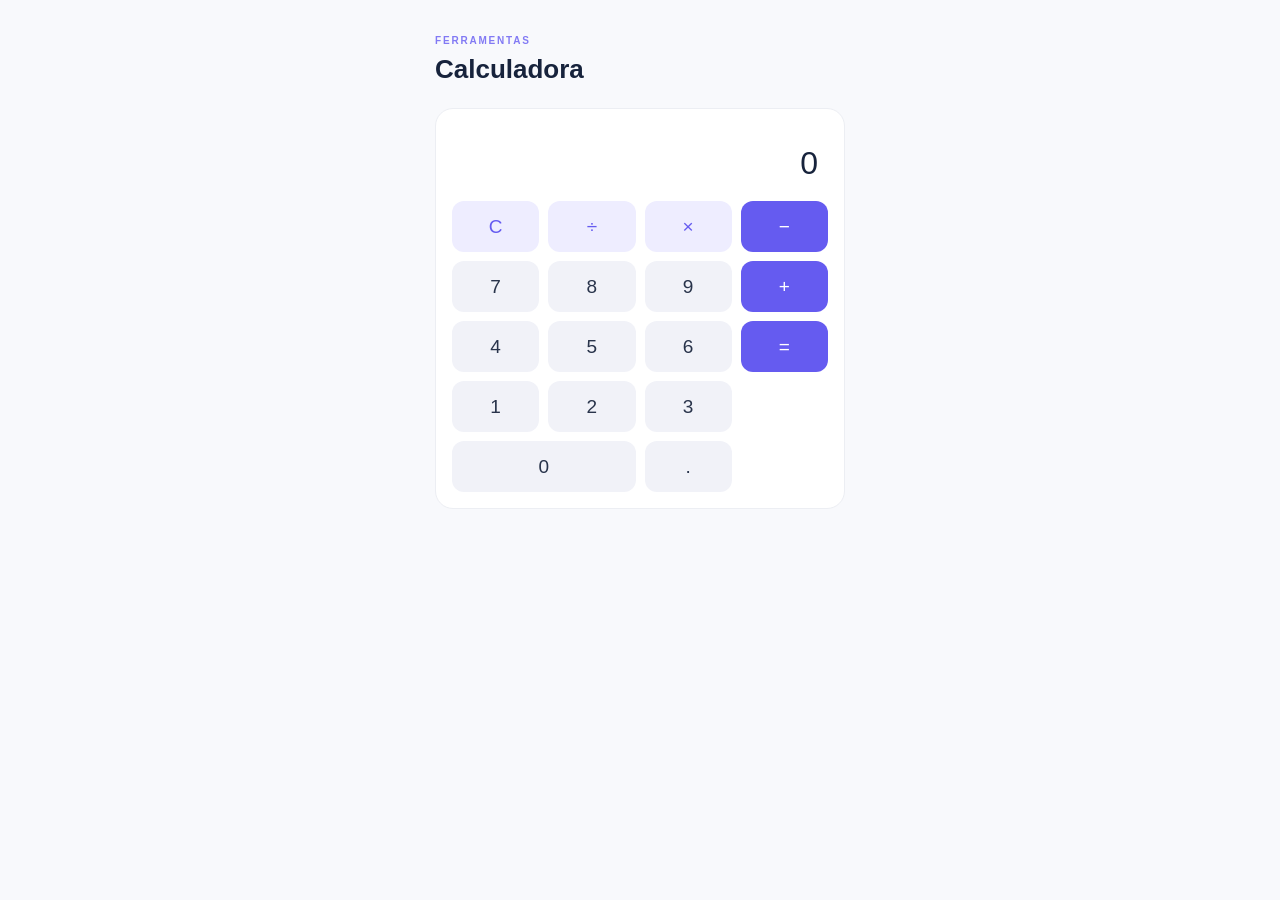
<file: leonne_tablet/apps/calculator/index.html>
<!doctype html><html lang="pt-BR"><head><meta charset="utf-8"><meta name="viewport" content="width=device-width,initial-scale=1"><link rel="stylesheet" href="style.css"><title>Calculadora</title></head><body><main><div class="label">FERRAMENTAS</div><h1>Calculadora</h1><div class="calc"><output id="screen">0</output><div class="keys"><button data-v="C" class="soft">C</button><button data-v="/" class="soft">÷</button><button data-v="*" class="soft">×</button><button data-v="-" class="op">−</button><button data-v="7">7</button><button data-v="8">8</button><button data-v="9">9</button><button data-v="+" class="op">+</button><button data-v="4">4</button><button data-v="5">5</button><button data-v="6">6</button><button data-v="=" class="equal">=</button><button data-v="1">1</button><button data-v="2">2</button><button data-v="3">3</button><button data-v="0" class="zero">0</button><button data-v=".">.</button></div></div></main><script src="app.js"></script></body></html>
</file>
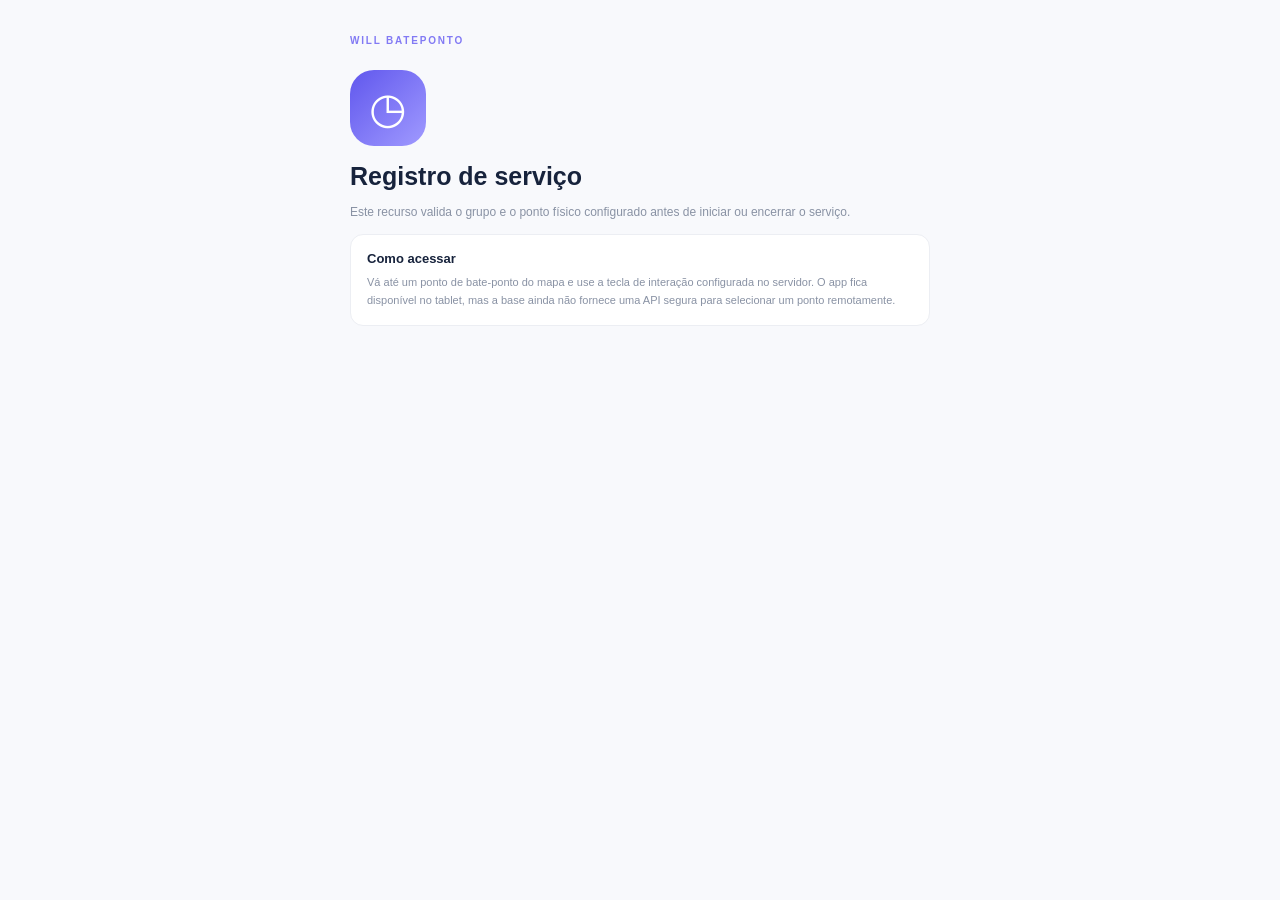
<file: leonne_tablet/apps/clockin/index.html>
<!doctype html><html lang="pt-BR"><head><meta charset="utf-8"><meta name="viewport" content="width=device-width,initial-scale=1"><link rel="stylesheet" href="style.css"><title>Bate-ponto</title></head><body><main><div class="label">WILL BATEPONTO</div><div class="hero">◷</div><h1>Registro de serviço</h1><p>Este recurso valida o grupo e o ponto físico configurado antes de iniciar ou encerrar o serviço.</p><section class="card"><b>Como acessar</b><small>Vá até um ponto de bate-ponto do mapa e use a tecla de interação configurada no servidor. O app fica disponível no tablet, mas a base ainda não fornece uma API segura para selecionar um ponto remotamente.</small></section></main></body></html>
</file>
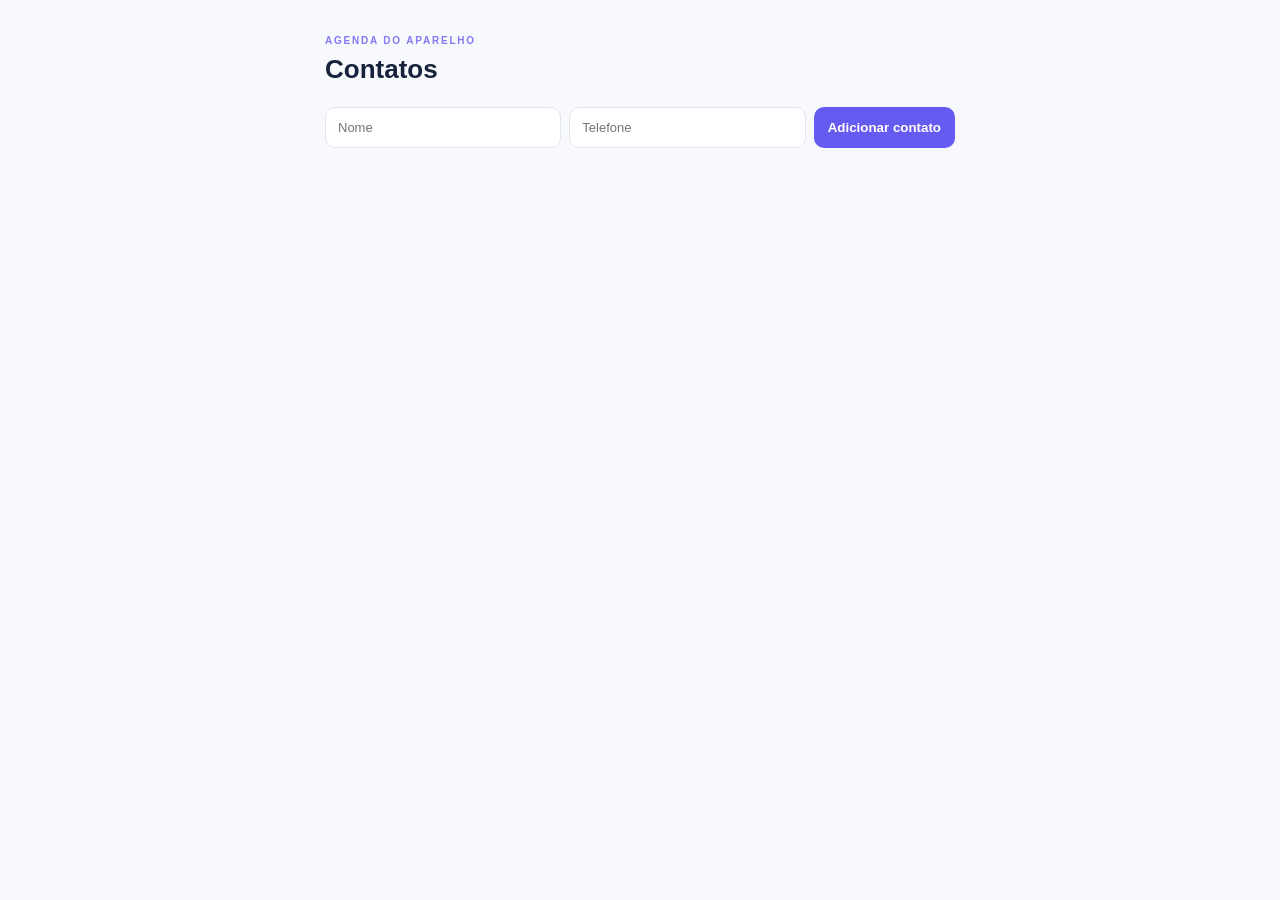
<file: leonne_tablet/apps/contacts/index.html>
<!doctype html><html lang="pt-BR"><head><meta charset="utf-8"><meta name="viewport" content="width=device-width,initial-scale=1"><link rel="stylesheet" href="style.css"><title>Contatos</title></head><body><main><div class="label">AGENDA DO APARELHO</div><h1>Contatos</h1><form id="form"><input id="name" placeholder="Nome" maxlength="50" required><input id="number" placeholder="Telefone" maxlength="24" required><button>Adicionar contato</button></form><div id="list"></div></main><script src="app.js"></script></body></html>
</file>
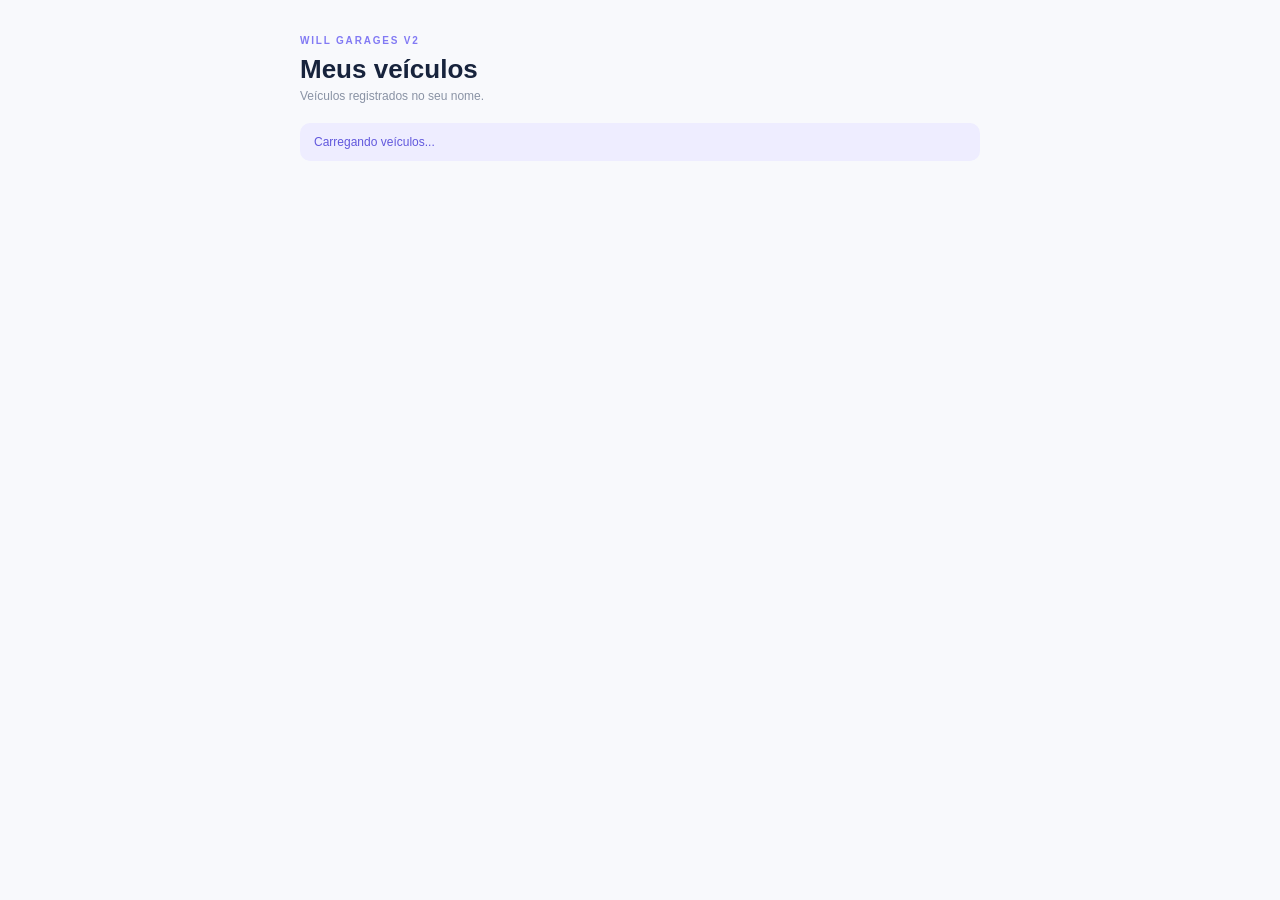
<file: leonne_tablet/apps/garage/index.html>
<!doctype html><html lang="pt-BR"><head><meta charset="utf-8"><meta name="viewport" content="width=device-width,initial-scale=1"><link rel="stylesheet" href="style.css"><title>Garagem</title></head><body><main><div class="label">WILL GARAGES V2</div><h1>Meus veículos</h1><p>Veículos registrados no seu nome.</p><div id="status" class="status">Carregando veículos...</div><div id="list" class="list"></div></main><script src="app.js"></script></body></html>
</file>
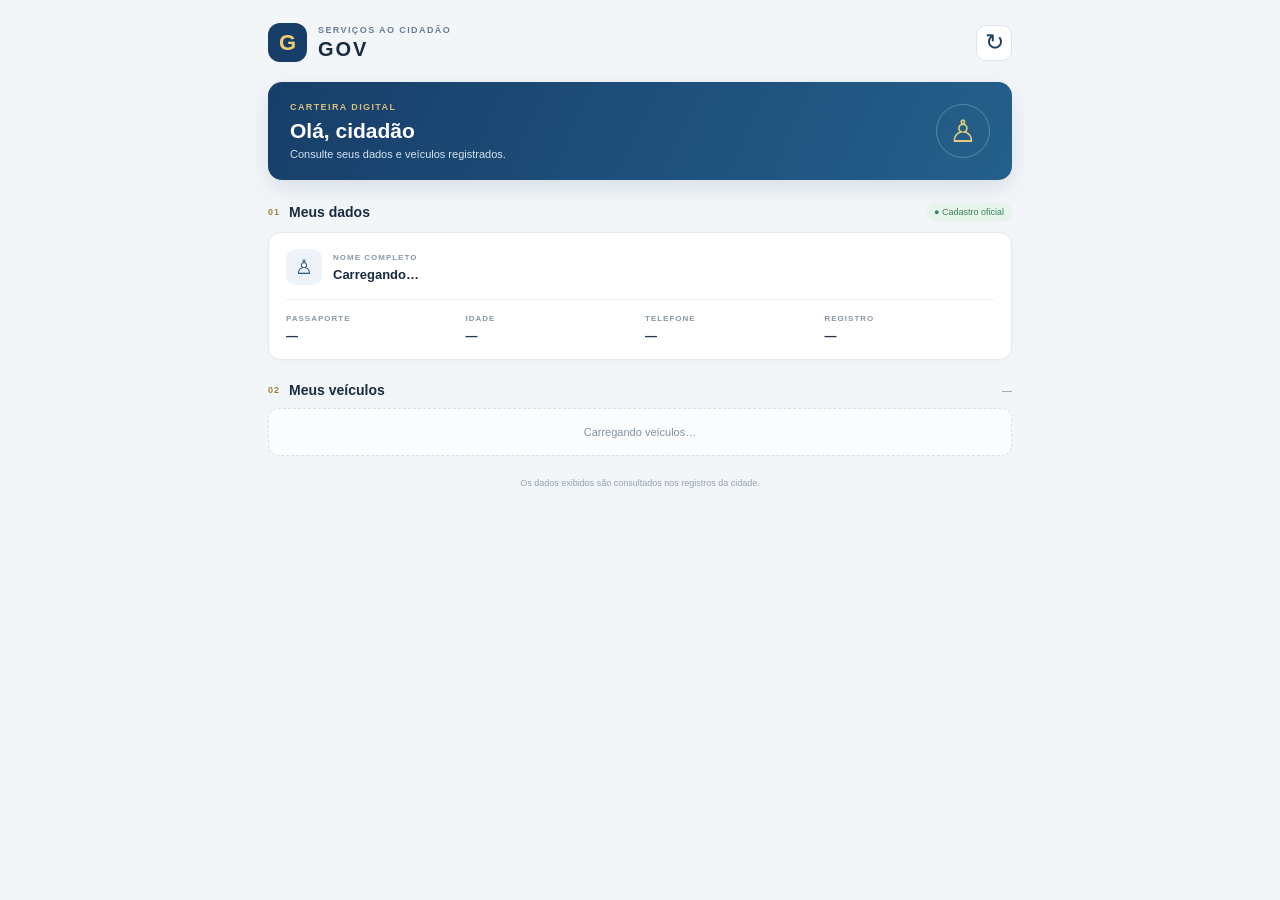
<file: leonne_tablet/apps/gov/index.html>
<!doctype html>
<html lang="pt-BR">
<head>
  <meta charset="utf-8">
  <meta name="viewport" content="width=device-width,initial-scale=1">
  <link rel="stylesheet" href="style.css">
  <title>GOV</title>
</head>
<body>
  <main>
    <header>
      <div class="brand"><div class="seal">G</div><div><div class="eyebrow">SERVIÇOS AO CIDADÃO</div><h1>GOV</h1></div></div>
      <button id="refresh" class="refresh" type="button" aria-label="Atualizar dados">↻</button>
    </header>

    <div id="notice" class="notice hidden" role="status"></div>

    <section class="welcome">
      <div><div class="welcome-label">CARTEIRA DIGITAL</div><h2 id="welcome-name">Olá, cidadão</h2><p>Consulte seus dados e veículos registrados.</p></div>
      <div class="profile-icon">♙</div>
    </section>

    <section class="section">
      <div class="section-title"><div><span class="step">01</span><h2>Meus dados</h2></div><span class="verified">● Cadastro oficial</span></div>
      <div class="profile-card">
        <div class="profile-head"><div class="avatar">♙</div><div><small>NOME COMPLETO</small><strong id="full-name">Carregando…</strong></div></div>
        <div class="details-grid">
          <div class="detail"><small>PASSAPORTE</small><b id="passport">—</b></div>
          <div class="detail"><small>IDADE</small><b id="age">—</b></div>
          <div class="detail"><small>TELEFONE</small><b id="phone">—</b></div>
          <div class="detail"><small>REGISTRO</small><b id="registration">—</b></div>
        </div>
      </div>
    </section>

    <section class="section vehicles-section">
      <div class="section-title"><div><span class="step">02</span><h2>Meus veículos</h2></div><span id="vehicle-count" class="count">—</span></div>
      <div id="vehicles" class="vehicles-list"><div class="empty">Carregando veículos…</div></div>
    </section>

    <footer>Os dados exibidos são consultados nos registros da cidade.</footer>
  </main>
  <script src="app.js"></script>
</body>
</html>
</file>
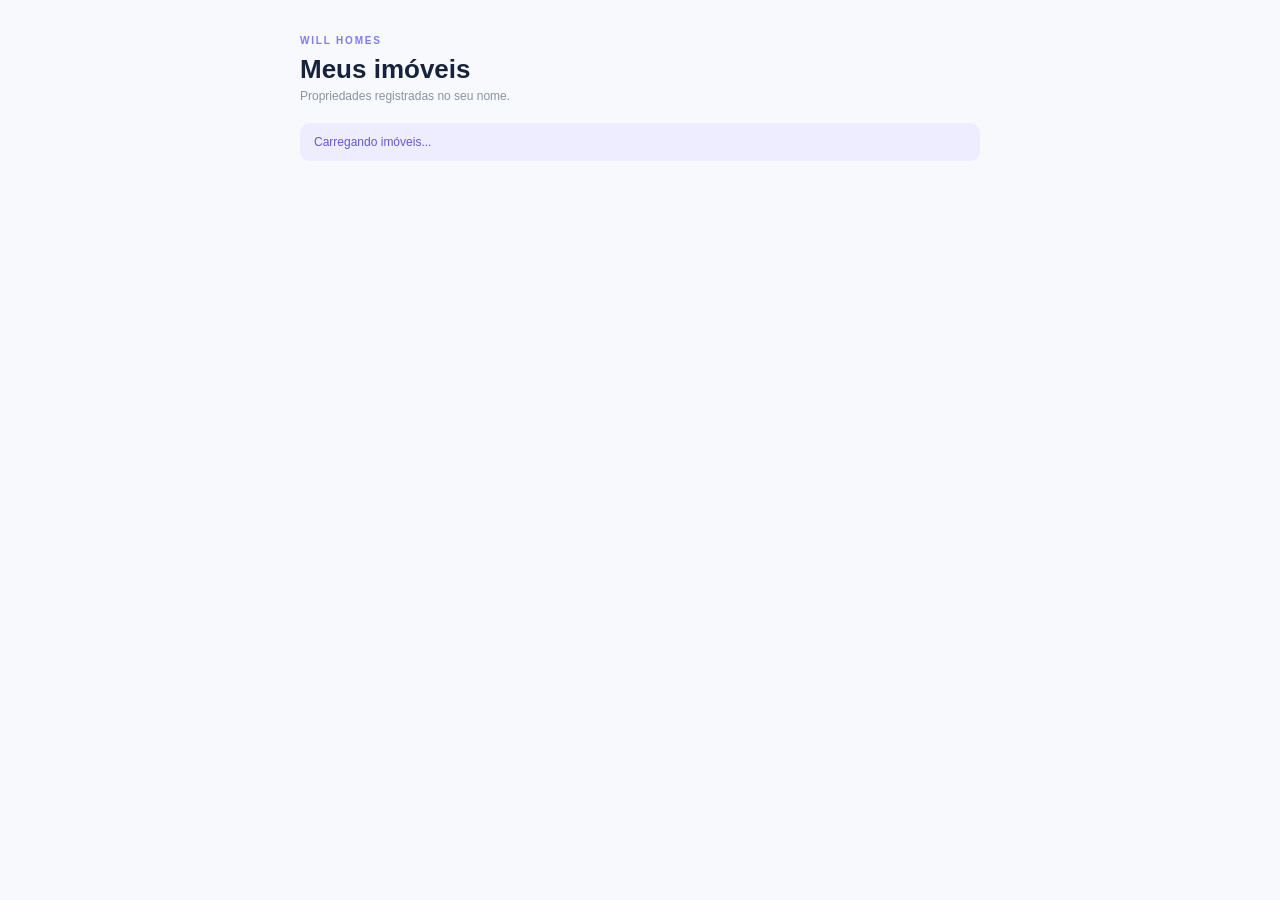
<file: leonne_tablet/apps/homes/index.html>
<!doctype html><html lang="pt-BR"><head><meta charset="utf-8"><meta name="viewport" content="width=device-width,initial-scale=1"><link rel="stylesheet" href="style.css"><title>Casas</title></head><body><main><div class="label">WILL HOMES</div><h1>Meus imóveis</h1><p>Propriedades registradas no seu nome.</p><div id="status" class="status">Carregando imóveis...</div><div id="list" class="list"></div></main><script src="app.js"></script></body></html>
</file>
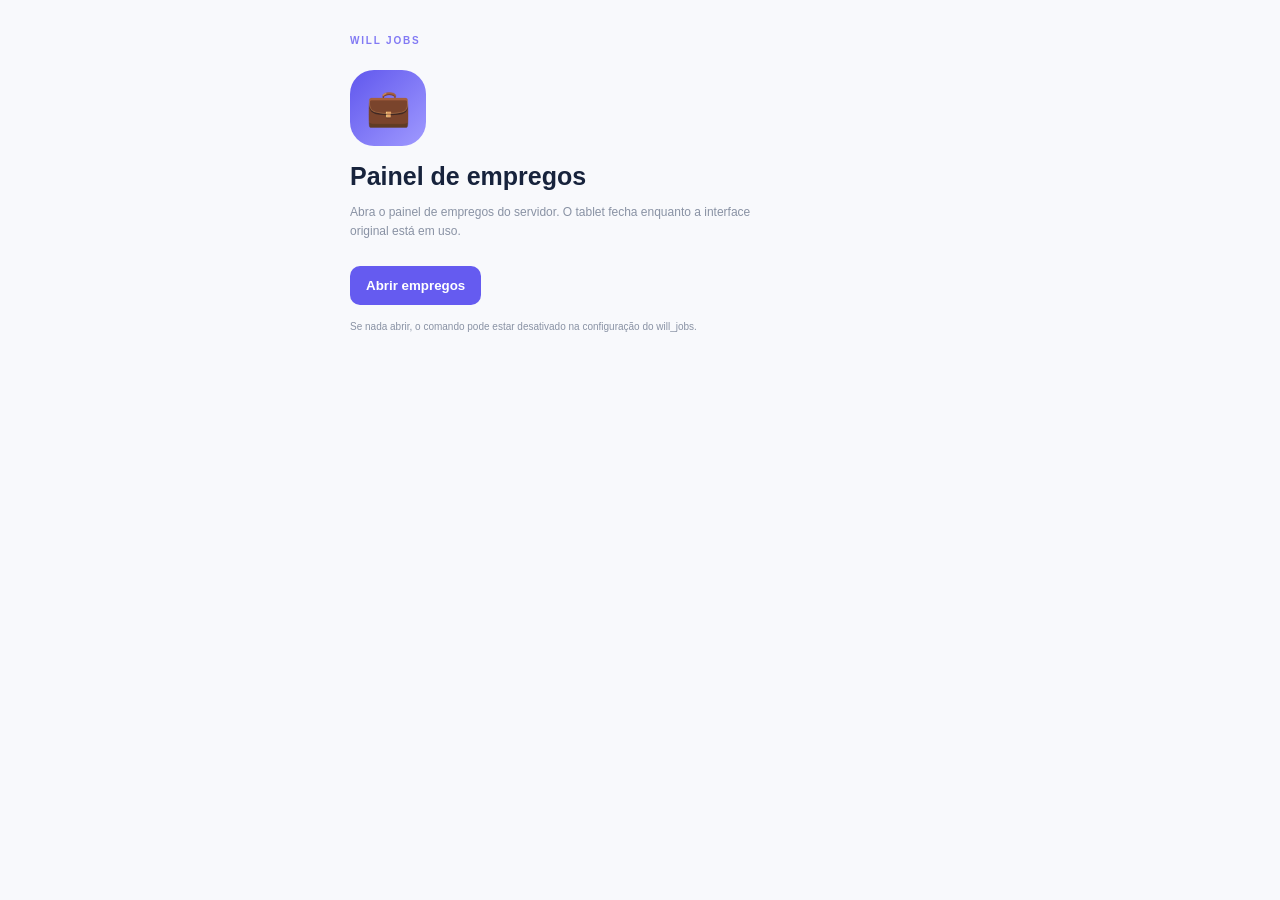
<file: leonne_tablet/apps/jobs/index.html>
<!doctype html><html lang="pt-BR"><head><meta charset="utf-8"><meta name="viewport" content="width=device-width,initial-scale=1"><link rel="stylesheet" href="style.css"><title>Empregos</title></head><body><main><div class="label">WILL JOBS</div><div class="hero">💼</div><h1>Painel de empregos</h1><p>Abra o painel de empregos do servidor. O tablet fecha enquanto a interface original está em uso.</p><button id="open">Abrir empregos</button><small class="hint">Se nada abrir, o comando pode estar desativado na configuração do will_jobs.</small></main><script src="app.js"></script></body></html>
</file>
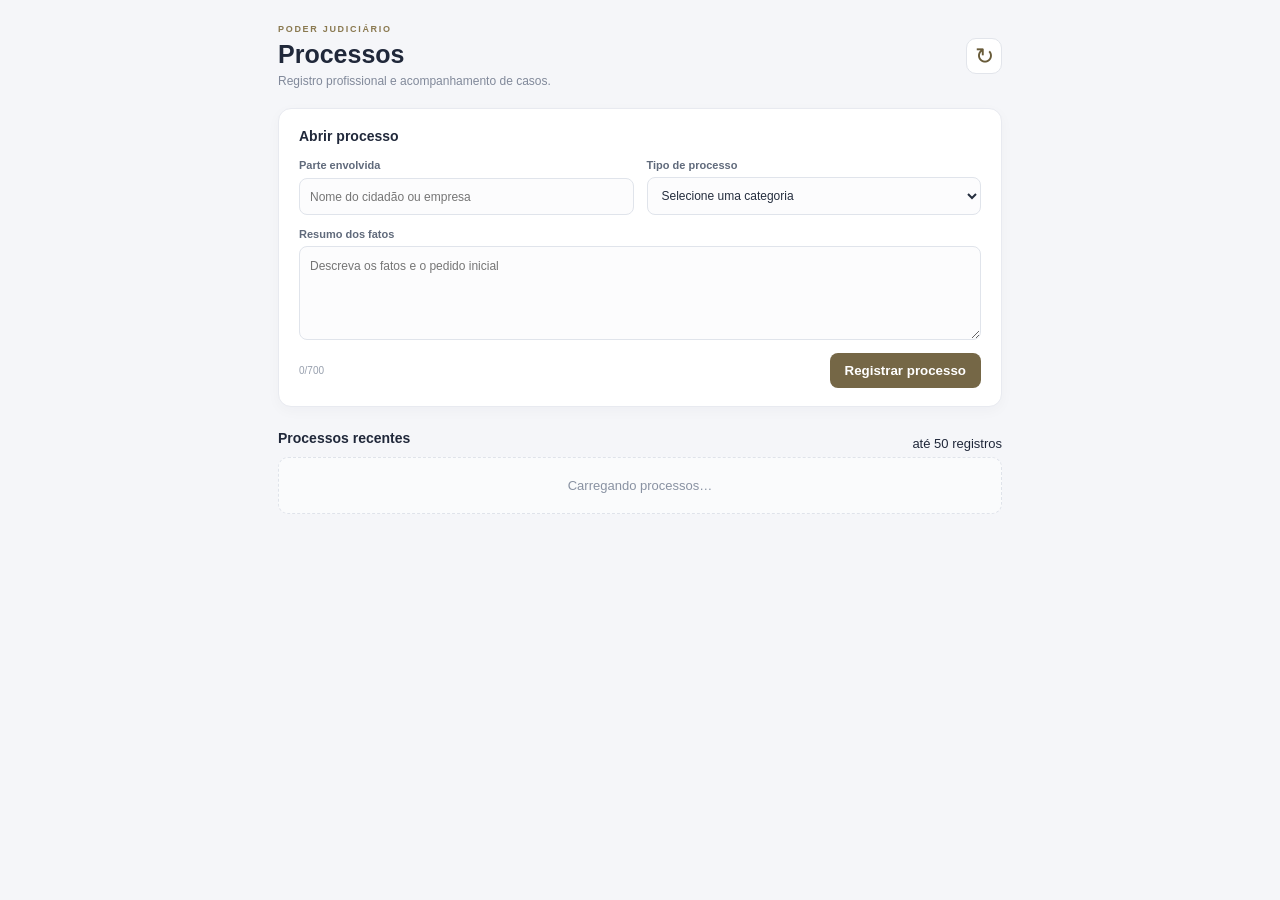
<file: leonne_tablet/apps/judicial/index.html>
<!doctype html>
<html lang="pt-BR">
<head>
  <meta charset="utf-8">
  <meta name="viewport" content="width=device-width,initial-scale=1">
  <link rel="stylesheet" href="style.css">
  <title>Sistema judicial</title>
</head>
<body>
  <main>
    <header>
      <div>
        <div class="eyebrow">PODER JUDICIÁRIO</div>
        <h1>Processos</h1>
        <p class="subtitle">Registro profissional e acompanhamento de casos.</p>
      </div>
      <button class="refresh" id="refresh" type="button" aria-label="Atualizar processos">↻</button>
    </header>

    <div id="notice" class="notice hidden" role="status"></div>

    <section class="panel">
      <h2>Abrir processo</h2>
      <form id="case-form">
        <label>Parte envolvida<input id="party" name="party" maxlength="80" required placeholder="Nome do cidadão ou empresa"></label>
        <label>Tipo de processo
          <select id="case-type" name="caseType" required>
            <option value="">Selecione uma categoria</option>
            <option>Criminal</option><option>Cível</option><option>Trabalhista</option>
            <option>Trânsito</option><option>Família</option><option>Outro</option>
          </select>
        </label>
        <label>Resumo dos fatos<textarea id="summary" name="summary" maxlength="700" required rows="4" placeholder="Descreva os fatos e o pedido inicial"></textarea></label>
        <div class="form-footer"><small id="counter">0/700</small><button id="submit" type="submit">Registrar processo</button></div>
      </form>
    </section>

    <section class="cases-section">
      <div class="section-heading"><h2>Processos recentes</h2><span>até 50 registros</span></div>
      <div id="cases" class="cases-list"><div class="empty">Carregando processos…</div></div>
    </section>
  </main>
  <script src="app.js"></script>
</body>
</html>
</file>
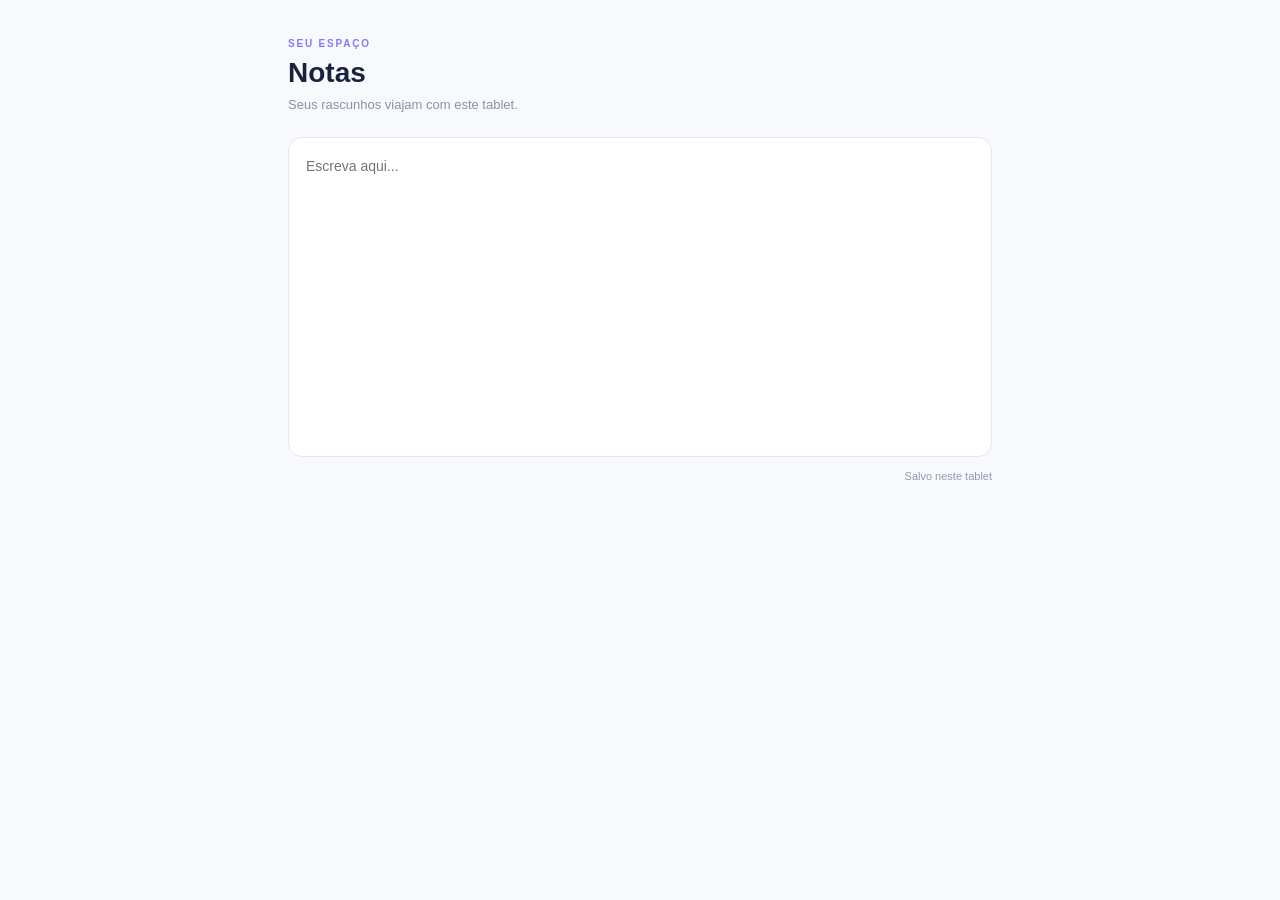
<file: leonne_tablet/apps/notes/index.html>
<!doctype html><html lang="pt-BR"><head><meta charset="utf-8"><meta name="viewport" content="width=device-width,initial-scale=1"><link rel="stylesheet" href="style.css"><title>Notas</title></head><body><main><div class="label">SEU ESPAÇO</div><h1>Notas</h1><p>Seus rascunhos viajam com este tablet.</p><textarea id="note" placeholder="Escreva aqui..."></textarea><div id="saved">Salvo neste tablet</div></main><script src="app.js"></script></body></html>
</file>
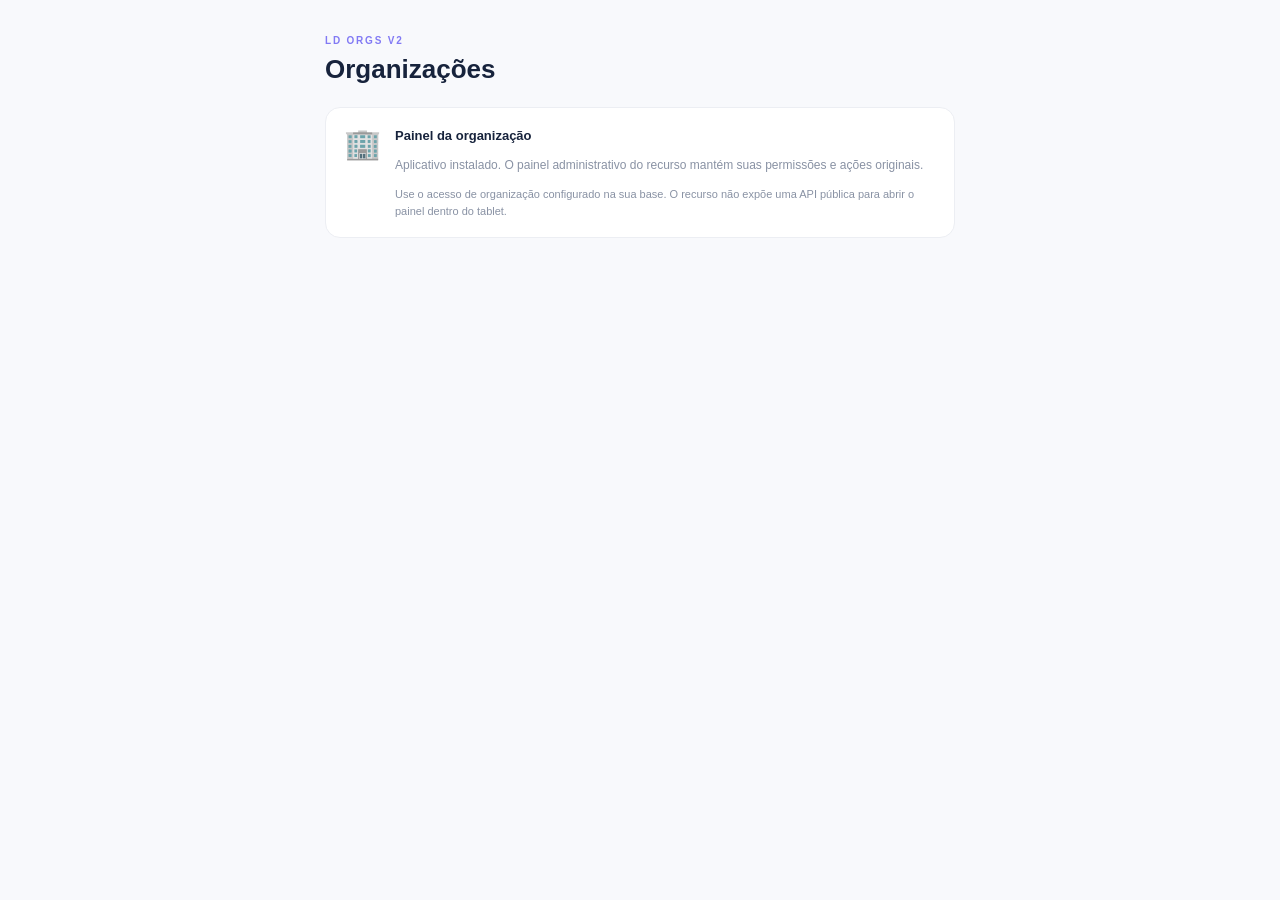
<file: leonne_tablet/apps/orgs/index.html>
<!doctype html><html lang="pt-BR"><head><meta charset="utf-8"><meta name="viewport" content="width=device-width,initial-scale=1"><link rel="stylesheet" href="style.css"><title>Organizações</title></head><body><main><div class="label">LD ORGS V2</div><h1>Organizações</h1><section class="card"><span>🏢</span><div><b>Painel da organização</b><p>Aplicativo instalado. O painel administrativo do recurso mantém suas permissões e ações originais.</p><small>Use o acesso de organização configurado na sua base. O recurso não expõe uma API pública para abrir o painel dentro do tablet.</small></div></section></main></body></html>
</file>
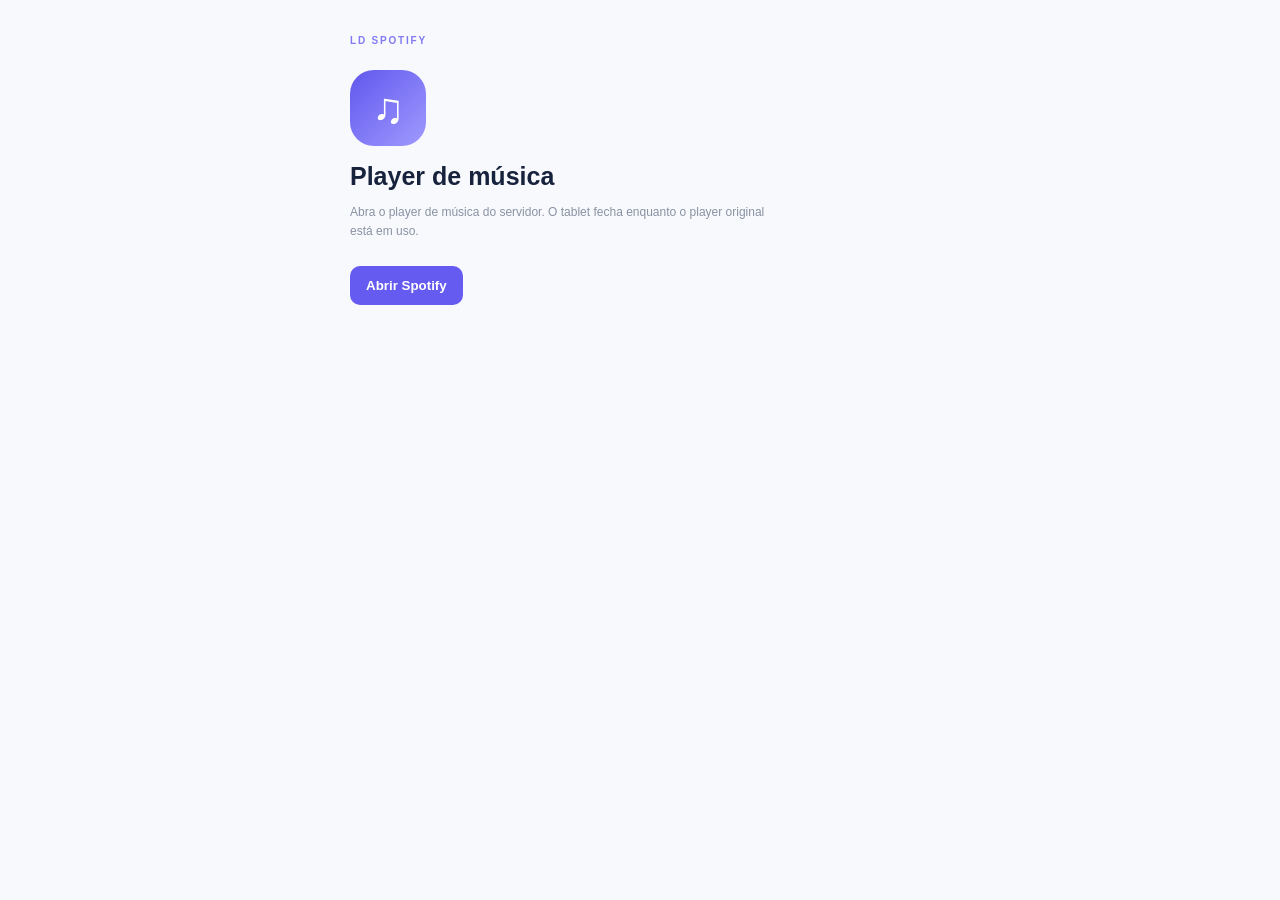
<file: leonne_tablet/apps/spotify/index.html>
<!doctype html><html lang="pt-BR"><head><meta charset="utf-8"><meta name="viewport" content="width=device-width,initial-scale=1"><link rel="stylesheet" href="style.css"><title>Spotify</title></head><body><main><div class="label">LD SPOTIFY</div><div class="hero">♫</div><h1>Player de música</h1><p>Abra o player de música do servidor. O tablet fecha enquanto o player original está em uso.</p><button id="open">Abrir Spotify</button></main><script src="app.js"></script></body></html>
</file>
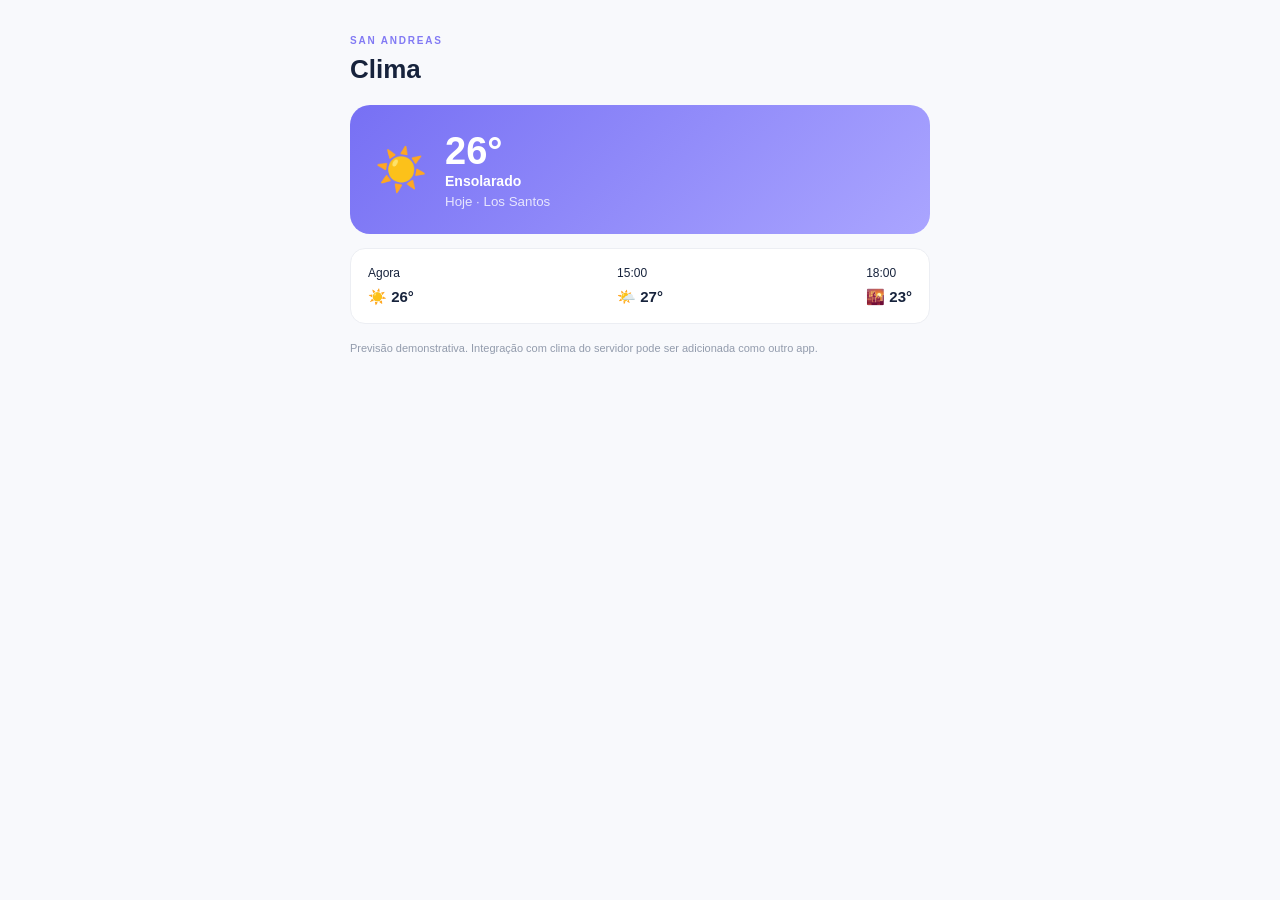
<file: leonne_tablet/apps/weather/index.html>
<!doctype html><html lang="pt-BR"><head><meta charset="utf-8"><meta name="viewport" content="width=device-width,initial-scale=1"><link rel="stylesheet" href="style.css"><title>Clima</title></head><body><main><div class="label">SAN ANDREAS</div><h1>Clima</h1><div class="weather"><span>☀️</span><strong>26°</strong><b>Ensolarado</b><small>Hoje · Los Santos</small></div><div class="forecast"><div>Agora <b>☀️ 26°</b></div><div>15:00 <b>🌤️ 27°</b></div><div>18:00 <b>🌇 23°</b></div></div><p>Previsão demonstrativa. Integração com clima do servidor pode ser adicionada como outro app.</p></main></body></html>
</file>
<file: leonne_tablet/apps/calculator/style.css>
*{box-sizing:border-box}body{margin:0;background:#f8f9fc;color:#17233c;font-family:Arial,sans-serif}main{padding:35px;max-width:480px;margin:auto}.label{font-size:10px;font-weight:bold;letter-spacing:1.8px;color:#827af4}h1{font-size:26px;margin:8px 0 23px}.calc{padding:16px;background:#fff;border:1px solid #eceef3;border-radius:18px}output{height:76px;display:flex;align-items:center;justify-content:flex-end;padding:10px;font-size:32px;overflow:hidden}.keys{display:grid;grid-template-columns:repeat(4,1fr);gap:9px}.keys button{height:51px;border:0;border-radius:12px;background:#f1f2f8;color:#29344b;font-size:19px;cursor:pointer}.keys .soft{background:#eeedff;color:#655bf0}.keys .op,.keys .equal{background:#655bf0;color:white}.keys .zero{grid-column:span 2}
</file>
<file: leonne_tablet/apps/clockin/style.css>
*{box-sizing:border-box}body{margin:0;background:#f8f9fc;color:#17233c;font-family:Arial,sans-serif}main{padding:35px;max-width:650px;margin:auto}.label{font-size:10px;font-weight:bold;letter-spacing:1.8px;color:#827af4}.hero{margin-top:24px;width:76px;height:76px;border-radius:24px;background:linear-gradient(135deg,#6057ed,#a09aff);display:grid;place-items:center;color:white;font-size:43px}h1{font-size:25px;margin:16px 0 8px}p{font-size:12px;color:#8992a4;line-height:1.6}.card{padding:16px;background:#fff;border:1px solid #eceef3;border-radius:13px}.card b,.card small{display:block}.card b{font-size:13px}.card small{margin-top:8px;font-size:11px;color:#8992a4;line-height:1.6}
</file>
<file: leonne_tablet/apps/contacts/style.css>
*{box-sizing:border-box}body{margin:0;background:#f8f9fc;color:#17233c;font-family:Arial,sans-serif}main{padding:35px;max-width:700px;margin:auto}.label{font-size:10px;font-weight:bold;letter-spacing:1.8px;color:#827af4}h1{font-size:26px;margin:8px 0 22px}form{display:flex;gap:8px;margin-bottom:18px}input{min-width:0;flex:1;border:1px solid #e3e6ee;border-radius:10px;padding:12px;font-size:13px}form button{border:0;border-radius:10px;background:#655bf0;color:#fff;font-weight:bold;padding:0 14px;cursor:pointer}.contact{display:flex;align-items:center;padding:13px;background:#fff;border:1px solid #eceef3;border-radius:12px;margin:8px 0}.contact b{font-size:13px}.contact small{display:block;color:#8992a4;margin-top:4px}.contact button{margin-left:auto;border:0;background:#f2f3f7;color:#788092;border-radius:8px;padding:8px;cursor:pointer}
</file>
<file: leonne_tablet/apps/garage/style.css>
*{box-sizing:border-box}body{margin:0;background:#f8f9fc;color:#17233c;font-family:Arial,sans-serif}main{padding:35px;max-width:750px;margin:auto}.label{font-size:10px;font-weight:bold;letter-spacing:1.8px;color:#827af4}h1{font-size:26px;margin:8px 0 4px}p{font-size:12px;color:#8992a4;margin:0 0 20px}.status{padding:12px 14px;background:#eeedff;color:#6158dd;border-radius:10px;font-size:12px;margin-bottom:12px}.list{display:grid;gap:9px}.vehicle{background:#fff;border:1px solid #eceef3;border-radius:13px;padding:14px 15px;display:flex;align-items:center;gap:13px}.icon{width:43px;height:43px;display:grid;place-items:center;background:#f0efff;border-radius:12px;font-size:22px}.info b,.info small{display:block}.info b{font-size:13px}.info small{font-size:11px;color:#8992a4;margin-top:4px}.badge{margin-left:auto;padding:6px 9px;background:#f0f1f5;border-radius:8px;font-size:10px;color:#697386}button{border:0;border-radius:8px;background:#eeedff;color:#6258eb;font-weight:bold;padding:8px 10px;cursor:pointer;font-size:10px}.empty{padding:18px;text-align:center;color:#8992a4;background:white;border-radius:12px;font-size:12px}
</file>
<file: leonne_tablet/apps/gov/style.css>
*{box-sizing:border-box}body{margin:0;background:#f3f6f9;color:#192b40;font-family:Arial,sans-serif;font-size:13px}main{max-width:800px;margin:auto;padding:23px 28px 30px}header{display:flex;align-items:center;justify-content:space-between;margin-bottom:20px}.brand{display:flex;align-items:center;gap:11px}.seal{width:39px;height:39px;border-radius:12px;background:#173e69;color:#f1cc71;display:grid;place-items:center;font-size:22px;font-weight:800}.eyebrow{font-size:9px;letter-spacing:1.4px;font-weight:700;color:#697e96}h1{font-size:20px;letter-spacing:2px;margin:3px 0 0}.refresh{width:36px;height:36px;border:1px solid #dce4ec;border-radius:10px;background:#fff;color:#173e69;font-size:23px;cursor:pointer}.welcome{display:flex;align-items:center;justify-content:space-between;border-radius:14px;padding:20px 22px;background:linear-gradient(115deg,#173e69,#24608b);color:#fff;box-shadow:0 8px 22px #183d6420}.welcome-label{font-size:9px;letter-spacing:1.4px;color:#d5bd7d;font-weight:700}.welcome h2{font-size:21px;margin:7px 0 5px}.welcome p{margin:0;color:#d6e3ef;font-size:11px}.profile-icon{font-size:31px;color:#e5cb7e;width:54px;height:54px;border-radius:50%;border:1px solid #ffffff40;display:grid;place-items:center}.section{margin-top:22px}.section-title{display:flex;align-items:center;justify-content:space-between;margin-bottom:10px}.section-title>div{display:flex;align-items:center;gap:9px}.section-title h2{font-size:14px;margin:0}.step{font-size:9px;color:#a1833d;letter-spacing:1px;font-weight:700}.verified{font-size:9px;color:#39825c;background:#e7f4ec;padding:5px 8px;border-radius:20px}.profile-card,.vehicle-card{background:#fff;border:1px solid #e2e8ef;border-radius:12px;box-shadow:0 3px 12px #243c5508}.profile-card{padding:16px 17px}.profile-head{display:flex;align-items:center;gap:11px;padding-bottom:14px;border-bottom:1px solid #edf0f4}.avatar{width:36px;height:36px;background:#edf3f8;border-radius:10px;display:grid;place-items:center;font-size:20px;color:#315b80}.profile-head small,.detail small{display:block;font-size:8px;letter-spacing:1px;color:#8a97a6;font-weight:700}.profile-head strong{display:block;font-size:13px;margin-top:5px}.details-grid{display:grid;grid-template-columns:repeat(4,1fr);gap:10px;padding-top:14px}.detail b{display:block;font-size:12px;margin-top:6px;color:#26384d;overflow-wrap:anywhere}.count{font-size:10px;color:#8492a2}.vehicles-list{display:grid;grid-template-columns:repeat(2,minmax(0,1fr));gap:9px}.vehicle-card{padding:12px 13px}.vehicle-top{display:flex;justify-content:space-between;align-items:center;gap:8px}.vehicle-name{font-weight:700;font-size:12px}.plate{font-family:monospace;font-size:10px;color:#3c5871;background:#f1f4f7;padding:4px 7px;border-radius:5px}.vehicle-state{font-size:9px;color:#64778b;margin-top:8px}.empty{grid-column:1/-1;padding:17px;text-align:center;border:1px dashed #d6e0e9;border-radius:10px;background:#ffffff9c;color:#8492a2;font-size:11px}.notice{padding:10px 12px;border-radius:8px;margin:-5px 0 14px;line-height:1.4;background:#fff3df;color:#88622a;font-size:11px}.hidden{display:none!important}footer{text-align:center;color:#94a0ad;font-size:9px;margin-top:22px}@media(max-width:560px){main{padding:18px 15px 24px}.details-grid{grid-template-columns:repeat(2,1fr);row-gap:14px}.vehicles-list{grid-template-columns:1fr}.welcome{padding:17px}}
</file>
<file: leonne_tablet/apps/homes/style.css>
*{box-sizing:border-box}body{margin:0;background:#f8f9fc;color:#17233c;font-family:Arial,sans-serif}main{padding:35px;max-width:750px;margin:auto}.label{font-size:10px;font-weight:bold;letter-spacing:1.8px;color:#827af4}h1{font-size:26px;margin:8px 0 4px}p{font-size:12px;color:#8992a4;margin:0 0 20px}.status{padding:12px 14px;background:#eeedff;color:#6158dd;border-radius:10px;font-size:12px;margin-bottom:12px}.list{display:grid;gap:9px}.home{background:#fff;border:1px solid #eceef3;border-radius:13px;padding:15px;display:flex;align-items:center;gap:13px}.icon{width:43px;height:43px;display:grid;place-items:center;background:#f0efff;border-radius:12px;font-size:22px}.info b,.info small{display:block}.info b{font-size:13px}.info small{font-size:11px;color:#8992a4;margin-top:4px}button{margin-left:auto;border:0;border-radius:8px;background:#655bf0;color:#fff;font-weight:bold;padding:9px 11px;cursor:pointer;font-size:10px}.empty{padding:18px;text-align:center;color:#8992a4;background:white;border-radius:12px;font-size:12px}
</file>
<file: leonne_tablet/apps/jobs/style.css>
*{box-sizing:border-box}body{margin:0;background:#f8f9fc;color:#17233c;font-family:Arial,sans-serif}main{padding:35px;max-width:650px;margin:auto}.label{font-size:10px;font-weight:bold;letter-spacing:1.8px;color:#827af4}.hero{margin-top:24px;width:76px;height:76px;border-radius:24px;background:linear-gradient(135deg,#6057ed,#a09aff);display:grid;place-items:center;color:white;font-size:36px}h1{font-size:25px;margin:16px 0 8px}p{font-size:12px;color:#8992a4;line-height:1.6;max-width:420px}button{margin-top:13px;border:0;border-radius:10px;background:#655bf0;color:#fff;font-weight:bold;padding:12px 16px;cursor:pointer}.hint{display:block;color:#8992a4;margin-top:16px;font-size:10px}
</file>
<file: leonne_tablet/apps/judicial/style.css>
*{box-sizing:border-box}body{margin:0;background:#f5f6f9;color:#20283a;font-family:Arial,sans-serif;font-size:13px}main{max-width:780px;margin:auto;padding:24px 28px 40px}header{display:flex;align-items:center;justify-content:space-between;margin-bottom:20px}.eyebrow{font-size:9px;font-weight:700;letter-spacing:1.7px;color:#8a7950}h1{font-size:25px;margin:6px 0 5px}.subtitle{color:#81899a;font-size:12px;margin:0}.refresh{width:36px;height:36px;border:1px solid #e2e5eb;border-radius:10px;background:#fff;color:#685b39;font-size:23px;cursor:pointer}.panel{background:#fff;border:1px solid #e8eaf0;border-radius:13px;padding:19px 20px 18px;box-shadow:0 4px 14px #20283a08}.panel h2,.section-heading h2{font-size:14px;margin:0 0 15px}form{display:grid;grid-template-columns:1fr 1fr;gap:13px}label{display:grid;gap:6px;font-size:11px;font-weight:700;color:#606a7b}label:nth-of-type(3){grid-column:1/-1}input,select,textarea{width:100%;border:1px solid #e0e4eb;border-radius:8px;background:#fcfcfd;color:#252e3e;padding:10px;font:12px Arial,sans-serif;outline:none}input:focus,select:focus,textarea:focus{border-color:#a99d78}textarea{resize:vertical;min-height:82px;line-height:1.5}.form-footer{grid-column:1/-1;display:flex;align-items:center;justify-content:space-between}small{font-size:10px;color:#98a0ae}button[type=submit]{border:0;border-radius:8px;background:#756746;color:#fff;font-weight:700;padding:10px 15px;cursor:pointer}button:disabled{opacity:.55;cursor:wait}.cases-section{margin-top:23px}.section-heading{display:flex;align-items:center;justify-content:space-between}.section-heading h2{margin-bottom:11px}.cases-list{display:grid;gap:9px}.case-card{background:#fff;border:1px solid #e8eaf0;border-radius:11px;padding:13px 15px}.case-top{display:flex;justify-content:space-between;gap:12px;align-items:center}.case-number{font-weight:700;color:#5f5438}.badge{background:#f4f0e6;color:#746741;border-radius:20px;padding:4px 8px;font-size:10px}.case-meta{display:flex;flex-wrap:wrap;gap:7px 15px;color:#798294;font-size:11px;margin-top:8px}.case-summary{color:#535d6d;line-height:1.5;margin:9px 0 0;white-space:pre-wrap;overflow-wrap:anywhere}.empty{padding:20px;text-align:center;border:1px dashed #dfe3ea;border-radius:10px;color:#8992a2;background:#ffffff80}.notice{padding:10px 12px;border-radius:8px;margin:-5px 0 14px;line-height:1.4}.notice.error{background:#fff0ef;color:#a13e37}.notice.success{background:#edf7f0;color:#337347}.hidden{display:none!important}@media(max-width:560px){main{padding:19px 15px 30px}form{grid-template-columns:1fr}label:nth-of-type(3),.form-footer{grid-column:auto}}
</file>
<file: leonne_tablet/apps/notes/style.css>
*{box-sizing:border-box}body{margin:0;background:#f8f9fc;color:#17233c;font-family:Arial,sans-serif}main{padding:38px;max-width:780px;margin:auto}.label{font-size:10px;font-weight:bold;letter-spacing:1.8px;color:#827af4}h1{font-size:28px;margin:8px 0}p{color:#8992a4;font-size:13px;margin:0 0 25px}textarea{width:100%;height:320px;resize:none;border:1px solid #e4e7ef;border-radius:14px;padding:17px;font:14px/1.6 Arial;color:#27334b;outline:none;background:#fff}textarea:focus{border-color:#a9a3fc}#saved{text-align:right;color:#929bac;font-size:11px;margin-top:9px}
</file>
<file: leonne_tablet/apps/orgs/style.css>
*{box-sizing:border-box}body{margin:0;background:#f8f9fc;color:#17233c;font-family:Arial,sans-serif}main{padding:35px;max-width:700px;margin:auto}.label{font-size:10px;font-weight:bold;letter-spacing:1.8px;color:#827af4}h1{font-size:26px;margin:8px 0 22px}.card{display:flex;gap:14px;align-items:flex-start;padding:18px;background:#fff;border:1px solid #eceef3;border-radius:15px}.card>span{font-size:30px}.card b{font-size:13px}.card p,.card small{display:block;color:#8992a4;font-size:12px;line-height:1.5}.card small{font-size:11px}
</file>
<file: leonne_tablet/apps/spotify/style.css>
*{box-sizing:border-box}body{margin:0;background:#f8f9fc;color:#17233c;font-family:Arial,sans-serif}main{padding:35px;max-width:650px;margin:auto}.label{font-size:10px;font-weight:bold;letter-spacing:1.8px;color:#827af4}.hero{margin-top:24px;width:76px;height:76px;border-radius:24px;background:linear-gradient(135deg,#6057ed,#a09aff);display:grid;place-items:center;color:white;font-size:43px}h1{font-size:25px;margin:16px 0 8px}p{font-size:12px;color:#8992a4;line-height:1.6;max-width:420px}button{margin-top:13px;border:0;border-radius:10px;background:#655bf0;color:#fff;font-weight:bold;padding:12px 16px;cursor:pointer}
</file>
<file: leonne_tablet/apps/weather/style.css>
*{box-sizing:border-box}body{margin:0;background:#f8f9fc;color:#17233c;font-family:Arial,sans-serif}main{padding:35px;max-width:650px;margin:auto}.label{font-size:10px;font-weight:bold;letter-spacing:1.8px;color:#827af4}h1{font-size:26px;margin:8px 0 20px}.weather{background:linear-gradient(135deg,#7770f4,#aaa5ff);border-radius:20px;padding:25px;color:#fff;display:grid;grid-template-columns:70px auto;align-items:center}.weather span{grid-row:span 3;font-size:42px}.weather strong{font-size:38px}.weather b{font-size:14px}.weather small{margin-top:5px;opacity:.8}.forecast{display:flex;justify-content:space-between;background:#fff;border:1px solid #eceef3;border-radius:15px;margin-top:14px;padding:17px;font-size:12px}.forecast b{display:block;margin-top:8px;font-size:15px}p{font-size:11px;color:#929bac;margin-top:18px}
</file>
